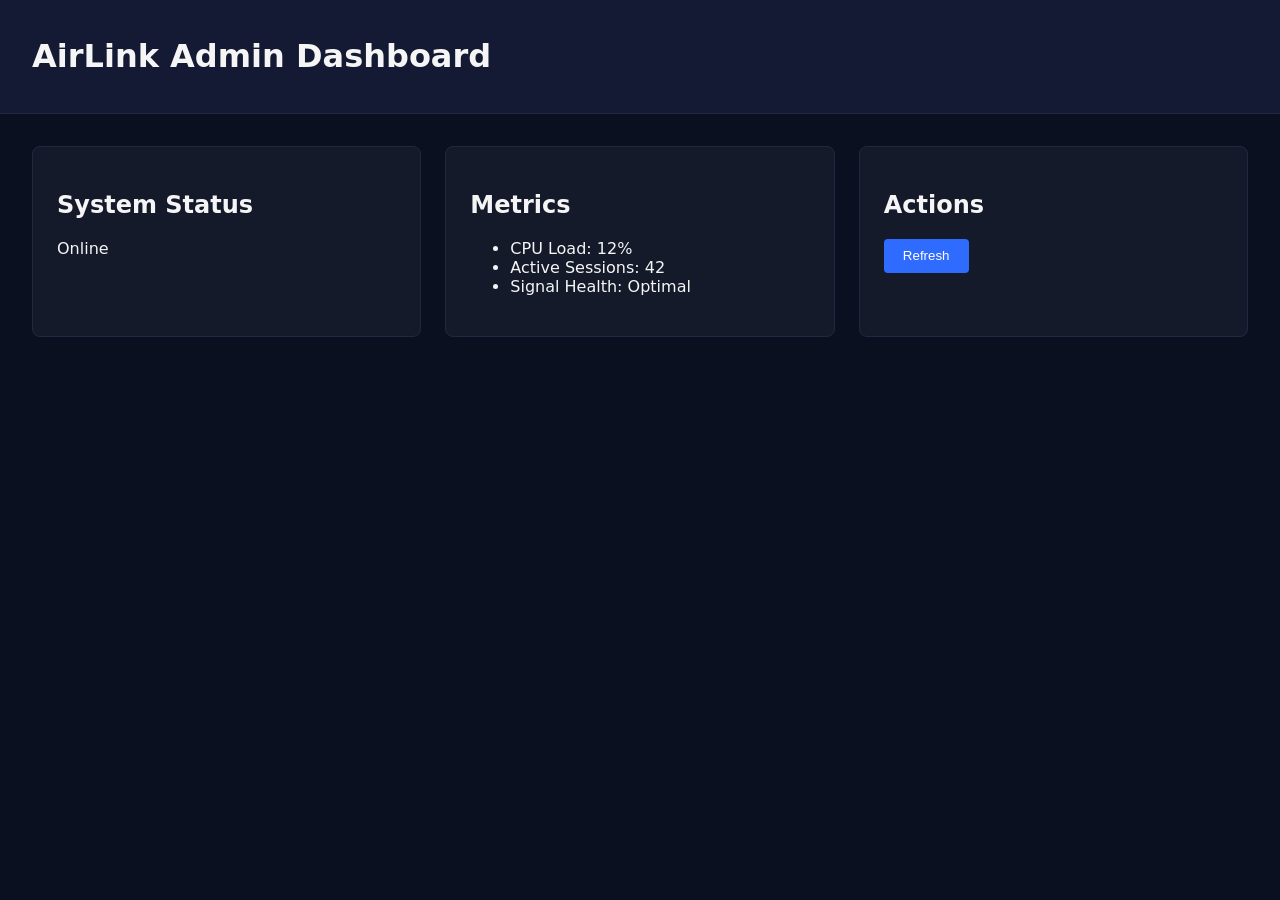
<file: admin-dashboard/index.html>
<!DOCTYPE html>
<html lang="en">
<head>
  <meta charset="UTF-8" />
  <title>AirLink Admin Dashboard</title>
  <link rel="stylesheet" href="styles.css" />
</head>
<body>
  <header class="topbar">
    <h1>AirLink Admin Dashboard</h1>
  </header>

  <main class="layout">
    <section class="card">
      <h2>System Status</h2>
      <p id="system-status">Loading...</p>
    </section>

    <section class="card">
      <h2>Metrics</h2>
      <ul>
        <li>CPU Load: <span id="cpu-load">--</span></li>
        <li>Active Sessions: <span id="active-sessions">--</span></li>
        <li>Signal Health: <span id="signal-health">--</span></li>
      </ul>
    </section>

    <section class="card">
      <h2>Actions</h2>
      <button id="refresh-btn">Refresh</button>
    </section>
  </main>

  <script src="app.js"></script>
</body>
</html>
</file>
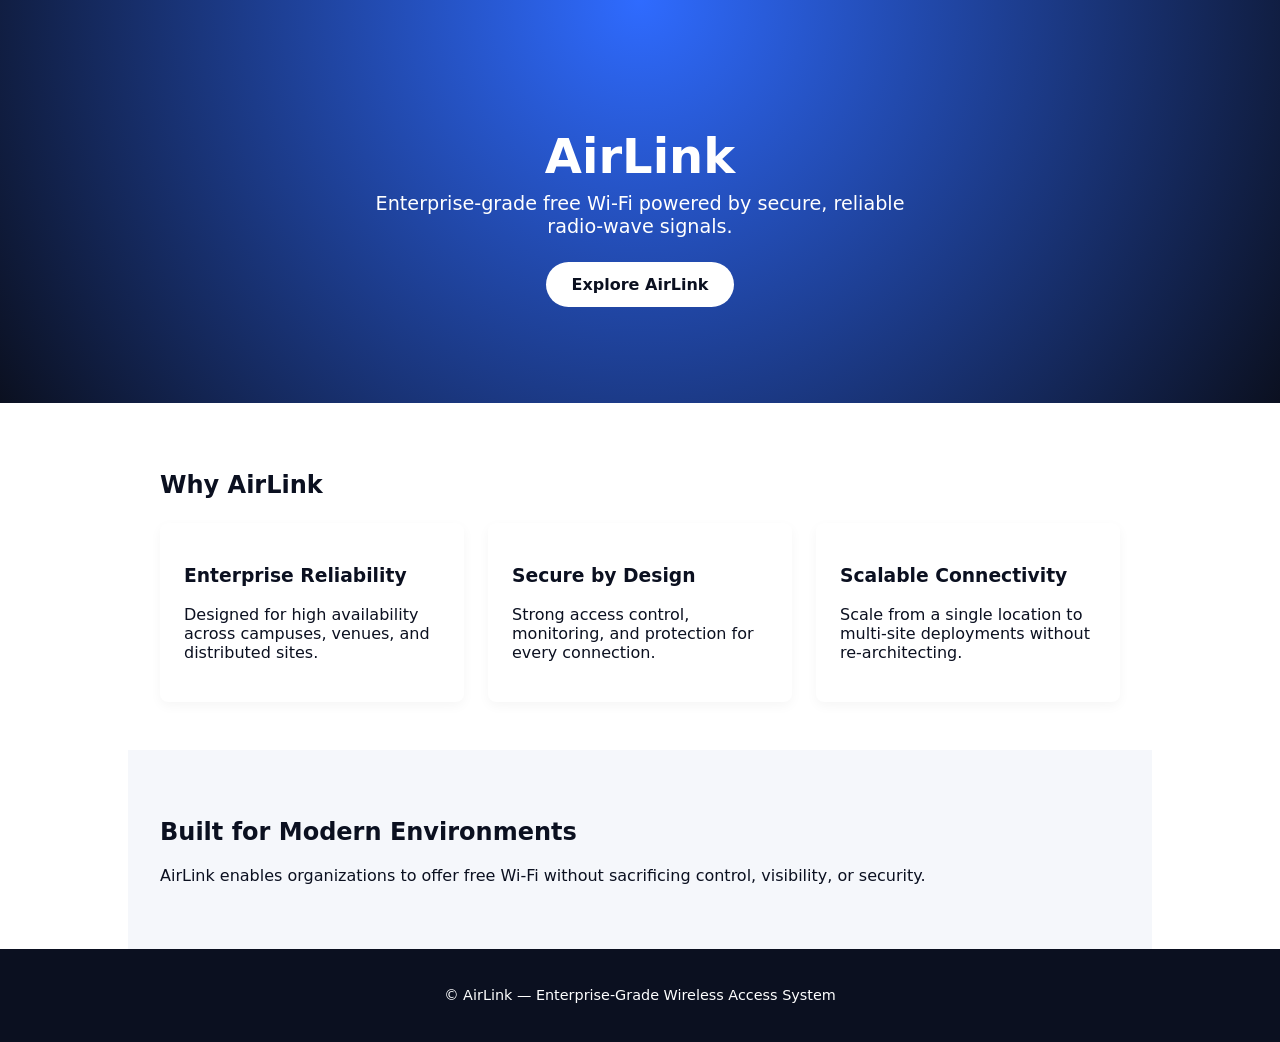
<file: site/index.html>
<!DOCTYPE html>
<html lang="en">
<head>
  <meta charset="UTF-8" />
  <title>AirLink — Enterprise‑Grade Free Wi‑Fi</title>
  <link rel="stylesheet" href="site.css" />
</head>
<body>
  <header class="hero">
    <div class="hero-content">
      <h1>AirLink</h1>
      <p>Enterprise‑grade free Wi‑Fi powered by secure, reliable radio‑wave signals.</p>
      <a href="#features" class="btn">Explore AirLink</a>
    </div>
  </header>

  <section id="features" class="section">
    <h2>Why AirLink</h2>
    <div class="grid">
      <div class="feature">
        <h3>Enterprise Reliability</h3>
        <p>Designed for high availability across campuses, venues, and distributed sites.</p>
      </div>
      <div class="feature">
        <h3>Secure by Design</h3>
        <p>Strong access control, monitoring, and protection for every connection.</p>
      </div>
      <div class="feature">
        <h3>Scalable Connectivity</h3>
        <p>Scale from a single location to multi‑site deployments without re‑architecting.</p>
      </div>
    </div>
  </section>

  <section class="section alt">
    <h2>Built for Modern Environments</h2>
    <p>AirLink enables organizations to offer free Wi‑Fi without sacrificing control, visibility, or security.</p>
  </section>

  <footer class="footer">
    <p>© AirLink — Enterprise‑Grade Wireless Access System</p>
  </footer>
</body>
</html>
</file>
<file: admin-dashboard/styles.css>
body {
  margin: 0;
  font-family: system-ui, -apple-system, BlinkMacSystemFont, sans-serif;
  background: #0b1020;
  color: #f5f5f5;
}

.topbar {
  padding: 1rem 2rem;
  background: #141a33;
  border-bottom: 1px solid #222842;
}

.layout {
  display: grid;
  grid-template-columns: repeat(auto-fit, minmax(260px, 1fr));
  gap: 1.5rem;
  padding: 2rem;
}

.card {
  background: #151a2b;
  border-radius: 8px;
  padding: 1.5rem;
  border: 1px solid #222842;
}

button {
  background: #2f6bff;
  color: #fff;
  border: none;
  padding: 0.6rem 1.2rem;
  border-radius: 4px;
  cursor: pointer;
}
button:hover {
  background: #2554c4;
}
</file>
<file: site/site.css>
body {
  margin: 0;
  font-family: system-ui, -apple-system, BlinkMacSystemFont, sans-serif;
  color: #0b1020;
}

.hero {
  background: radial-gradient(circle at top, #2f6bff, #0b1020);
  color: #fff;
  padding: 6rem 2rem;
  text-align: center;
}

.hero h1 {
  font-size: 3rem;
  margin-bottom: 0.5rem;
}

.hero p {
  font-size: 1.2rem;
  max-width: 540px;
  margin: 0 auto 1.5rem;
}

.btn {
  display: inline-block;
  padding: 0.8rem 1.6rem;
  background: #fff;
  color: #0b1020;
  border-radius: 999px;
  text-decoration: none;
  font-weight: 600;
}

.section {
  padding: 3rem 2rem;
  max-width: 960px;
  margin: 0 auto;
}

.section.alt {
  background: #f5f7fb;
}

.grid {
  display: grid;
  grid-template-columns: repeat(auto-fit, minmax(220px, 1fr));
  gap: 1.5rem;
  margin-top: 1.5rem;
}

.feature {
  background: #ffffff;
  border-radius: 8px;
  padding: 1.5rem;
  box-shadow: 0 4px 12px rgba(0,0,0,0.04);
}

.footer {
  text-align: center;
  padding: 1.5rem;
  background: #0b1020;
  color: #fff;
  font-size: 0.9rem;
}
</file>
